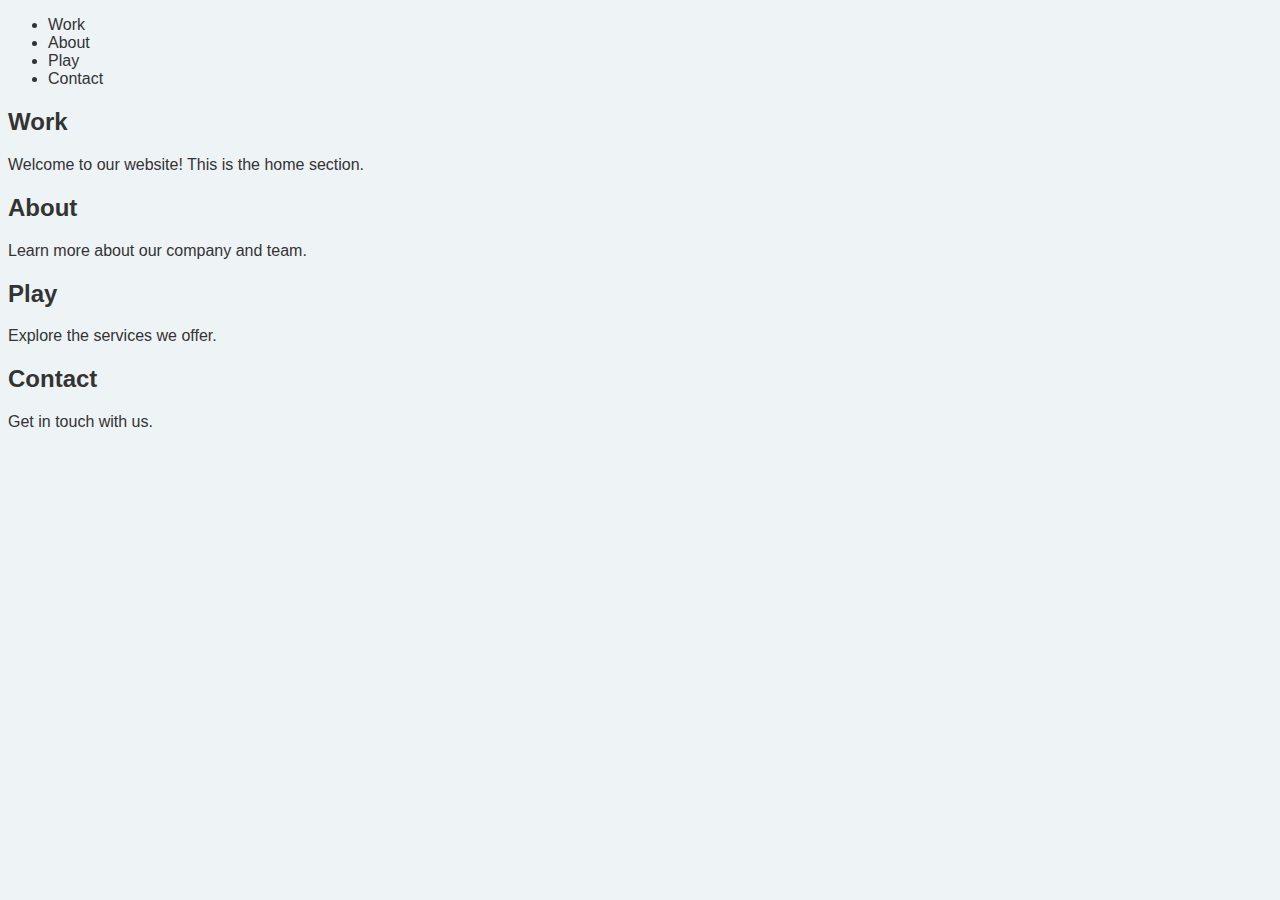
<file: Old/index.html>
<!DOCTYPE html>
<html lang="en">
<head>
    <meta charset="UTF-8">
    <link rel="stylesheet" href="styles.css">
    <script src="script.js"></script>
</head>
<body>
    <header class="header">
        <nav class="tab-container">
            <ul class="tabs">
                <li class="tab active" onclick="switchTab(0)">Work</li>
                <li class="tab" onclick="switchTab(1)">About</li>
                <li class="tab" onclick="switchTab(2)">Play</li>
                <li class="tab" onclick="switchTab(3)">Contact</li>
            </ul>
        </nav>
    </header>

    <div class="tab-container">
        <div class="content active">
            <h2>Work</h2>
            <p>Welcome to our website! This is the home section.</p>
        </div>
        <div class="content">
            <h2>About</h2>
            <p>Learn more about our company and team.</p>
        </div>
        <div class="content">
            <h2>Play</h2>
            <p>Explore the services we offer.</p>
        </div>
        <div class="content">
            <h2>Contact</h2>
            <p>Get in touch with us.</p>
        </div>
    </div>
</body>
</html>
</file>
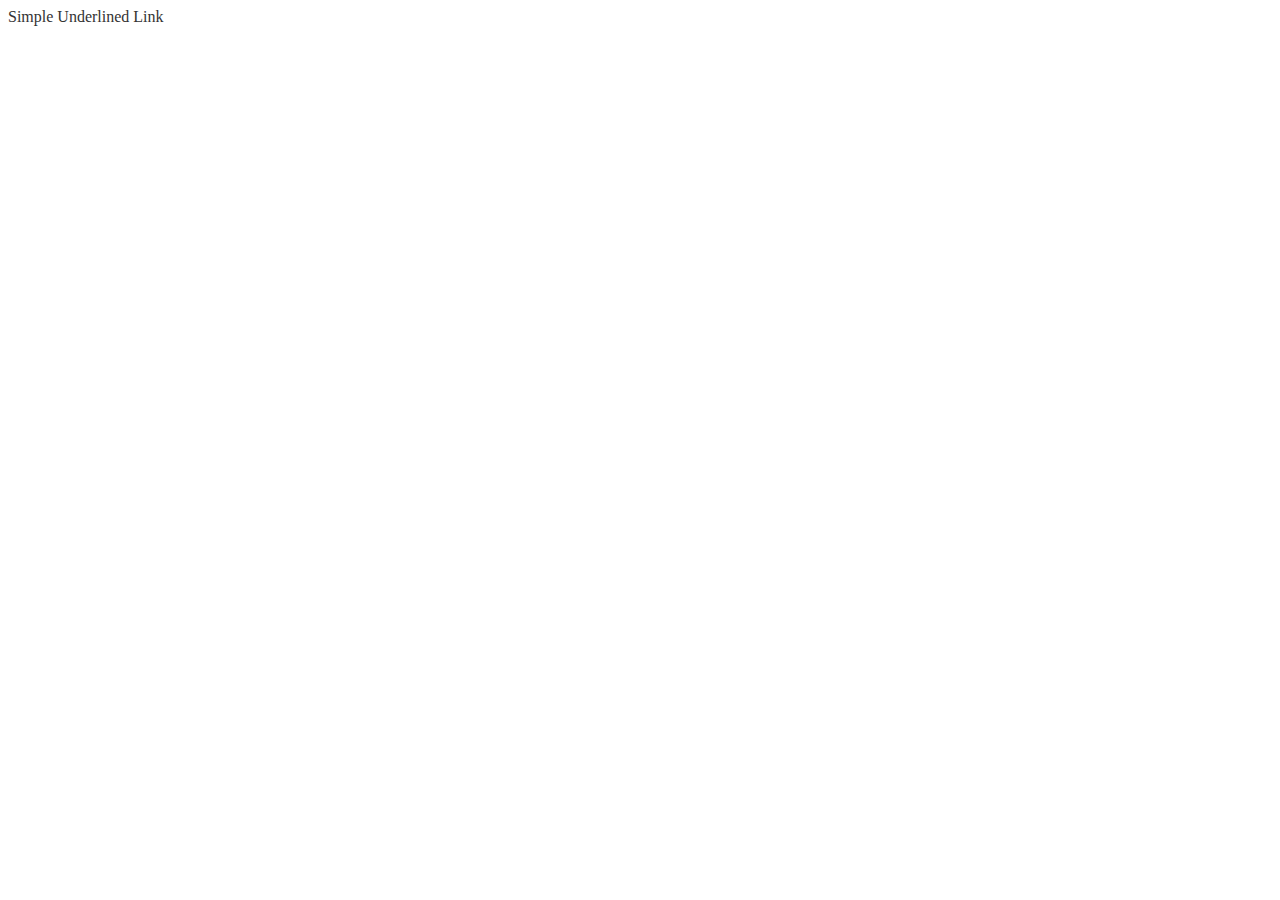
<file: test.html>
<!DOCTYPE html>
<html lang="en">
<head>
    <meta charset="UTF-8">
    <meta name="viewport" content="width=device-width, initial-scale=1.0">
    <title>Document</title>
</head>
<body>
    <a href="#" class="simple-link">Simple Underlined Link</a>

    <style>
    .simple-link {
      text-decoration: none;
      color: #333;
      border-bottom: 2px solid transparent;
      transition: border-bottom 0.3s;
    }
    
    .simple-link:hover {
      border-bottom: 2px solid #3498db;
    }
    </style>
    
    
    

</body>
</html>
</file>
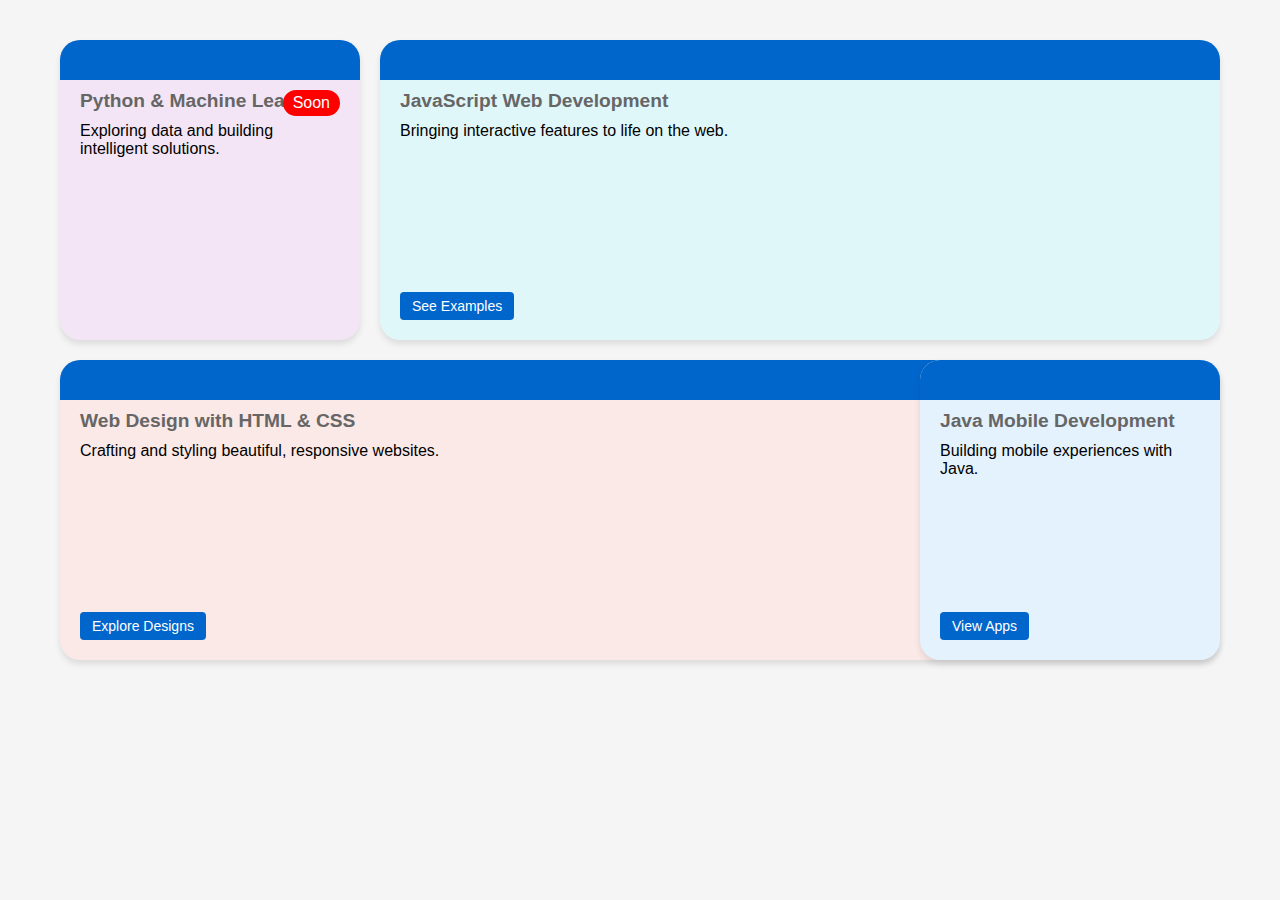
<file: Current/test.html>
<!DOCTYPE html>
<html lang="en">
<head>
    <meta charset="UTF-8">
    <meta name="viewport" content="width=device-width, initial-scale=1.0">
    <style>
        * {
            margin: 0;
            padding: 0;
            box-sizing: border-box;
        }

        body {
            background-color: #f5f5f5;
            padding: 20px;
            font-family: -apple-system, BlinkMacSystemFont, 'Segoe UI', Roboto, sans-serif;
        }

        .container {
            max-width: 1200px;
            margin: 0 auto;
            display: grid;
            grid-template-columns: 300px 1fr;
            grid-auto-rows: minmax(300px, auto);
            gap: 20px;
            padding: 20px;
        }

        .box {
            background: white;
            border-radius: 20px;
            padding: 20px;
            display: flex;
            flex-direction: column;
            position: relative;
            overflow: hidden;
            box-shadow: 0 4px 6px rgba(0, 0, 0, 0.1);
            height: 100%;
        }

        .box::before {
            content: '';
            position: absolute;
            top: 0;
            left: 0;
            right: 0;
            height: 40px;
            background: #0066cc;
        }

        .box-content {
            margin-top: 30px;
            z-index: 1;
            display: flex;
            flex-direction: column;
            height: 100%;
        }

        .box-title {
            font-size: 1.2rem;
            color: #666;
            margin-bottom: 10px;
        }

        /* Different background colors for each box */
        .box-ai {
            background-color: #f3e5f5;
            grid-column: 1 / 2;
            grid-row: 1 / 2;
        }

        .box-articles {
            background-color: #e0f7fa;
            grid-column: 2 / 3;
            grid-row: 1 / 2;
        }

        .box-plugins {
            background-color: #fbe9e7;
            grid-column: 1 / 3;
            grid-row: 2 / 3;
        }

        .box-mobile {
            background-color: #e3f2fd;
            grid-column: 2 / 3;
            grid-row: 2 / 3;
            justify-self: end;
            width: 300px;
        }

        /* Preview button style */
        .button {
            padding: 6px 12px;
            border-radius: 4px;
            background-color: #0066cc;
            color: white;
            border: none;
            font-size: 14px;
            cursor: pointer;
            margin-top: auto;
            align-self: flex-start;
        }

        .soon {
            position: absolute;
            top: 50px;
            right: 20px;
            border: 2px solid red;
            background-color: red;
            color: white;
            padding: 2px 8px;
            border-radius: 5rem;
        }

        .plugin-grid {
            display: flex;
            flex-direction: column;
            height: 100%;
        }

        .mobile-preview {
            display: flex;
            flex-direction: column;
            height: 100%;
        }

        /* Responsive design */
        @media (max-width: 900px) {
            .container {
                grid-template-columns: 1fr;
                grid-auto-rows: auto;
            }

            .box {
                min-height: 200px;
                grid-column: 1 / 2 !important;
                width: 100% !important;
            }

            .box-ai {
                grid-row: 1 / 2;
            }

            .box-articles {
                grid-row: 2 / 3;
            }

            .box-plugins {
                grid-row: 3 / 4;
            }

            .box-mobile {
                grid-row: 4 / 5;
                justify-self: stretch;
            }
        }

        @media (max-width: 480px) {
            .container {
                padding: 10px;
            }
        }
    </style>
</head>
<body>
    <div class="container">
        <!-- AI Box -->
        <div class="box box-ai">
            <div class="box-content">
                <div class="soon">Soon</div>
                <h2 class="box-title">Python & Machine Learning.</h2>
                <p>Exploring data and building intelligent solutions.</p>
            </div>
        </div>

        <!-- Articles Box -->
        <div class="box box-articles">
            <div class="box-content">
                <h2 class="box-title">JavaScript Web Development</h2>
                <p>Bringing interactive features to life on the web.</p>
                <button class="button">See Examples</button>
            </div>
        </div>

        <!-- Plugins Box -->
        <div class="box box-plugins">
            <div class="box-content">
                <h2 class="box-title">Web Design with HTML & CSS</h2>
                <div class="plugin-grid">
                    <p>Crafting and styling beautiful, responsive websites.</p>
                    <button class="button">Explore Designs</button>
                </div>
            </div>
        </div>

        <!-- Mobile Box -->
        <div class="box box-mobile">
            <div class="box-content">
                <h2 class="box-title">Java Mobile Development</h2>
                <div class="mobile-preview">
                    <p>Building mobile experiences with Java.</p>
                    <button class="button">View Apps</button>
                </div>
            </div>
        </div>
    </div>
</body>
</html>
</file>
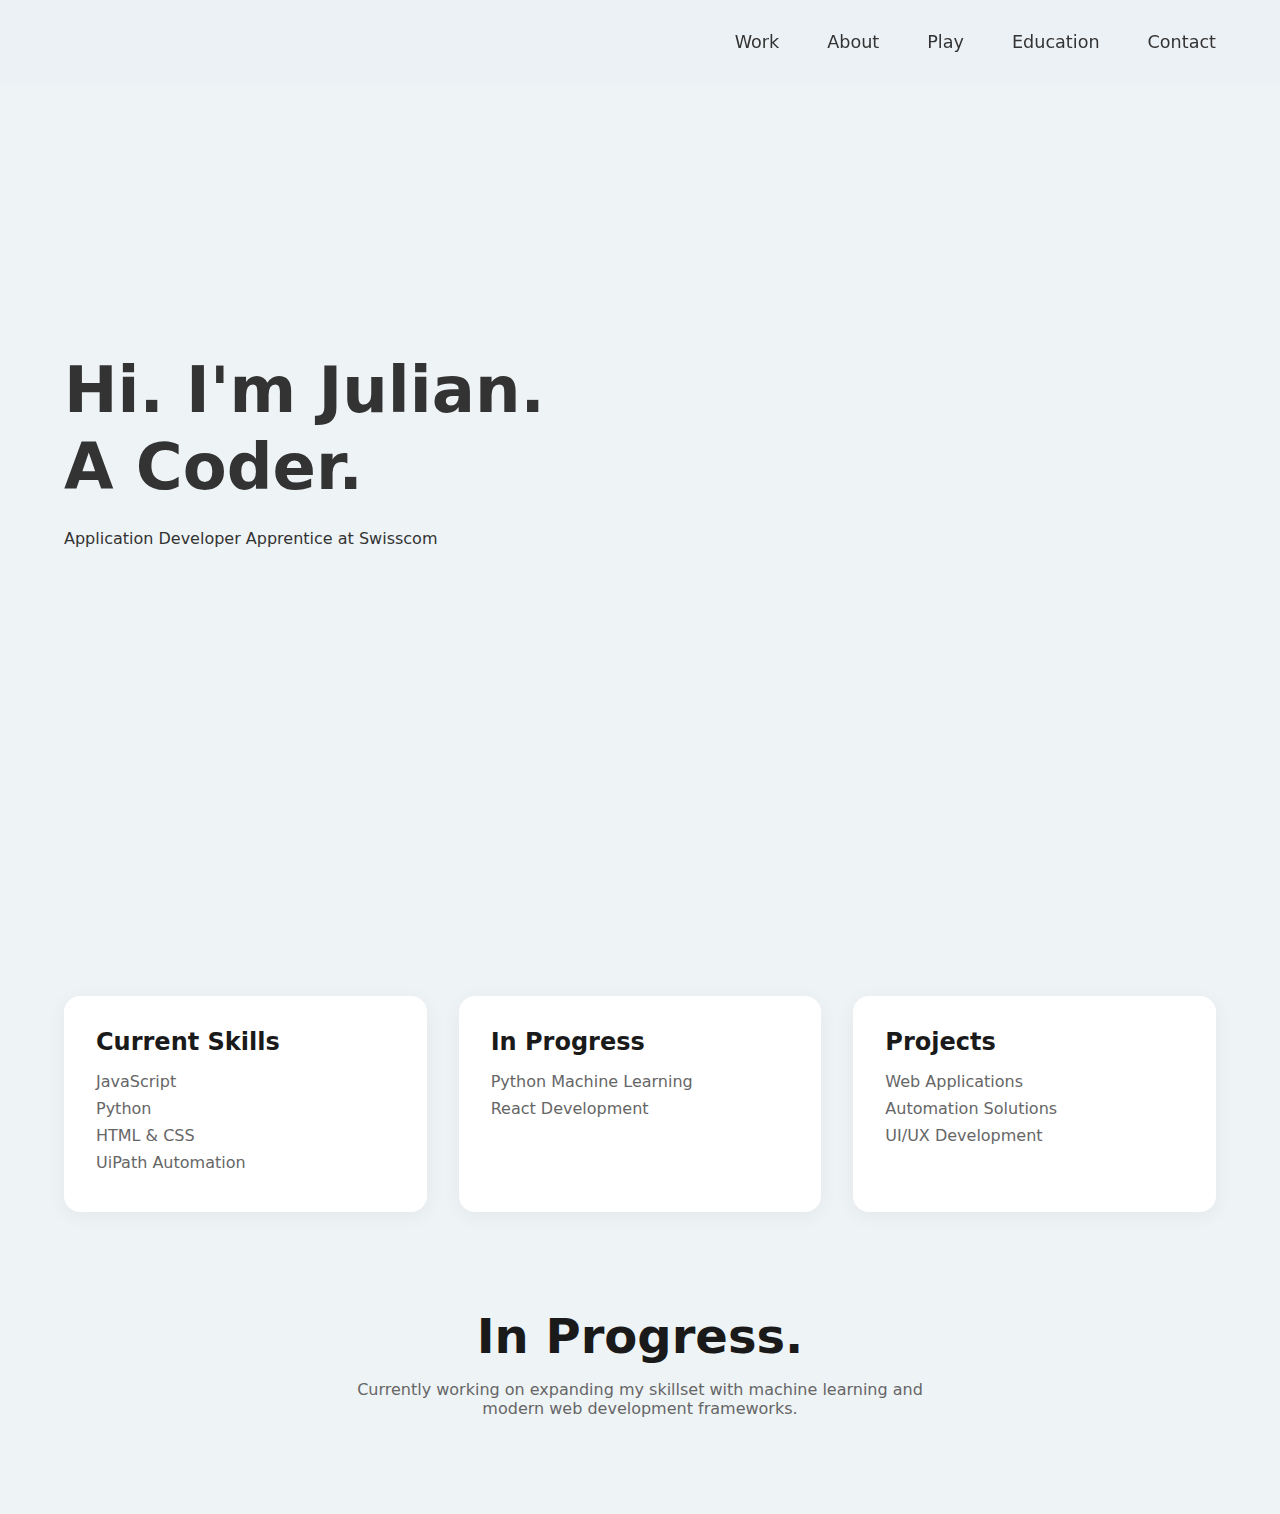
<file: Old/Minimalist/Minimalistic.html>
<!DOCTYPE html>
<html lang="en">
<head>
    <meta charset="UTF-8">
    <meta name="viewport" content="width=device-width, initial-scale=1.0">
    <title>Julian Schwab - Developer Portfolio</title>
    <link rel="stylesheet" href="Minimalistic.css">

</head>
<body>
    <nav>
        <div class="nav-links">
            <a class="nav-links-text" href="#work">Work</a>
            <a class="nav-links-text" href="#about">About</a>
            <a class="nav-links-text" href="#play">Play</a>
            <a class="nav-links-text" href="#education">Education</a>
            <a class="nav-links-text" href="#contact">Contact</a>
        </div>
    </nav>

    <section class="hero">
        <div class="hero-content">
            <h1>Hi. I'm Julian. <br>A Coder.</h1>
            <p>Application Developer Apprentice at Swisscom</p>
        </div>
    </section>

    <section class="section">
        <div class="skills-grid">
            <div class="skill-card">
                <h3>Current Skills</h3>
                <ul class="skill-list">
                    <li>JavaScript</li>
                    <li>Python</li>
                    <li>HTML & CSS</li>
                    <li>UiPath Automation</li>
                </ul>
            </div>
            <div class="skill-card">
                <h3>In Progress</h3>
                <ul class="skill-list">
                    <li>Python Machine Learning</li>
                    <li>React Development</li>
                </ul>
            </div>
            <div class="skill-card">
                <h3>Projects</h3>
                <ul class="skill-list">
                    <li>Web Applications</li>
                    <li>Automation Solutions</li>
                    <li>UI/UX Development</li>
                </ul>
            </div>
        </div>

        <div class="in-progress">
            <h2>In Progress.</h2>
            <p>Currently working on expanding my skillset with machine learning and modern web development frameworks.</p>
        </div>
    </section>
</body>
</html>
</file>
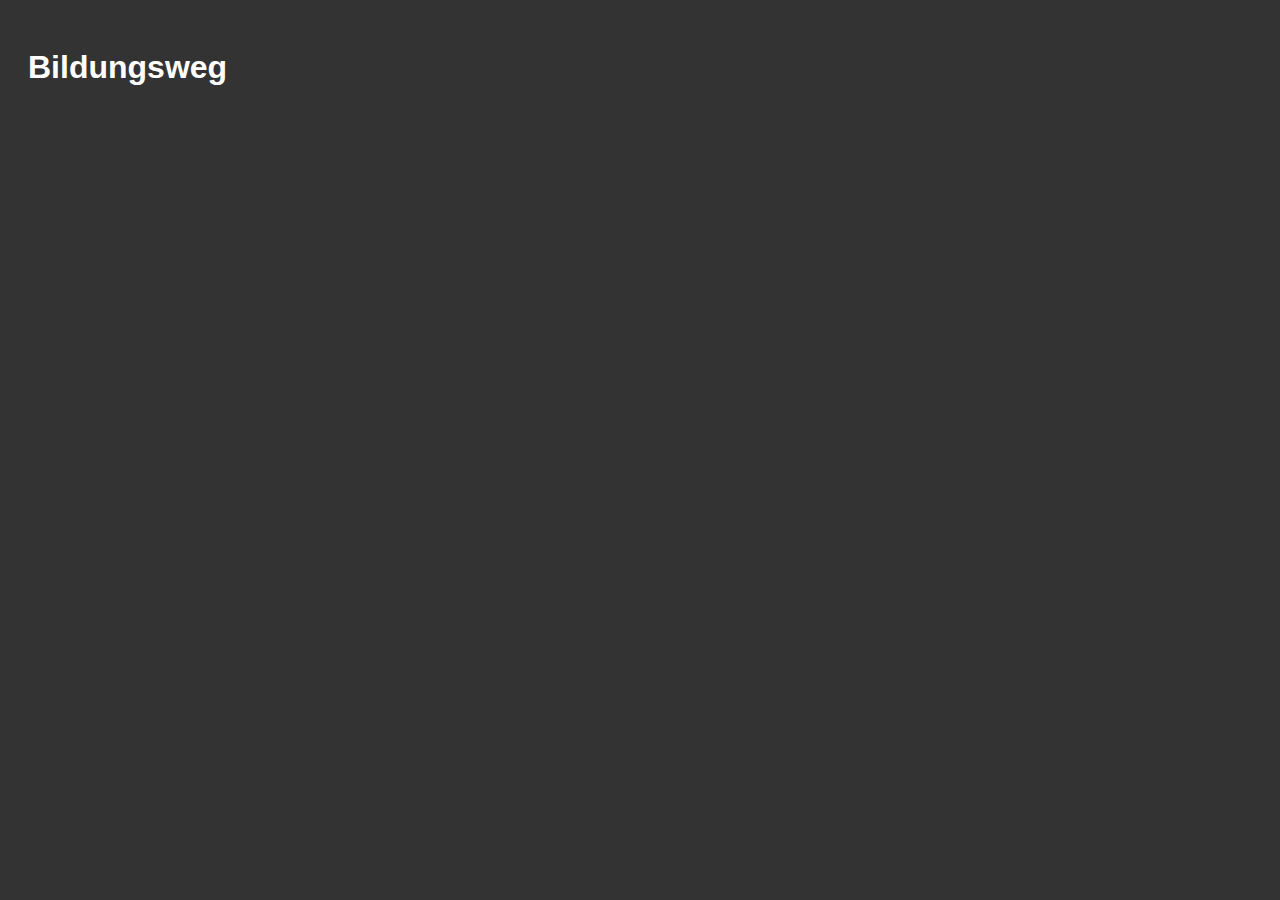
<file: Old/v1/test.html>
<!DOCTYPE html>
<html>
<head>
<style>

body {
    background: #333;
    font-family: Arial, sans-serif;
    padding: 20px;
}

.bildungsweg {
    color: #fff;
    margin-bottom: 30px;
}
</style>
</head>
<body>
    <h1 class="bildungsweg">Bildungsweg</h1>

</body>
</html>
</file>
<file: Old/styles.css>
:root {
    --primary-color: #000;
    --secondary-color: #fff;
  }
  
  body {
    background-color: var(--primary-color);
    color: var(--secondary-color);
  }
  
  .theme-toggle {
    background-color: var(--secondary-color);
    color: var(--text-color);
    padding: 10px 20px;

  }   
  :root { /*Light*/
      --background-color: #eef3f6;
      --background-color-supporter: #dde3e7;
      --text-color: #333333;
      --text-color-changed: #dde3e7;
      --div-col1:#001155;
      --div-col2:white;
      --div-col3:#dd1122;

  }
  /* Dark mode variables */
  [data-theme="dark"] {
      --background-color: #001155;
      --background-color-supporter: #333333;
      --text-color: #dde3e7;
      --text-color-changed: #333333;
      --div-col1:#dde3e7;
      --div-col2:white;
      --div-col3:#dd1122;

  }
  /* Apply variables */
  body {
      background-color: var(--background-color);
      color: var(--text-color);
      font-family: Arial, sans-serif;
      transition: background-color 0.3s ease, color 0.3s ease;
  }
  /* Button styling */
  .Toggle  {
    float: right;
    margin: 10px;
      background-color: var(--div-col1);
      color: var(--text-color-changed);
      border: none;
      padding: 10px 20px;
      cursor: pointer;
      font-size: 16px;
      border-radius: 5px;
      transition: background-color 0.3s ease, color 0.3s ease;
      width: 6rem;
      height: 6rem;
      text-align: center;
  }
.Title{
    font-size: 5rem;
}
</file>
<file: Old/Minimalist/Minimalistic.css>
@media (min-width: 426px) { /* Web */
    nav {
        padding: 2rem 4rem;
        display: flex;
        justify-content: flex-end;
        position: fixed;
        width: 100%;
        background: rgba(221, 227, 231, 0.1);
        backdrop-filter: blur(10px);
        z-index: 1000;
    }
    .nav-links {
        display: flex;
        gap: 3rem;
    }
    .nav-links a {
        text-decoration: none;
        color: #333;
        font-weight: 500;
        font-size: 1.1rem;
        transition: opacity 0.3s;
    }
    
    .nav-links a:hover {
        opacity: 0.7;
    }


}
@media (max-width: 425px) { /* Mobile */
    nav {
        padding: 2rem 0rem;
        display: flex;
        justify-content: flex-end;
        position: fixed;
        width: 100%;
        background: rgba(221, 227, 231, 0.1);
        backdrop-filter: blur(10px);
        z-index: 1000;
    }
    .nav-links {
        display: flex;
        gap: 1rem;
    }
    .nav-links a {
        text-decoration: none;
        color: #333;
        font-weight: 500;
        font-size: 0.8rem;
        transition: opacity 0.3s;
    }
    
    .nav-links a:hover {
        opacity: 0.7;
    }


}


*{
    margin: 0;
    padding: 0;
    box-sizing: border-box;
    font-family: system-ui, -apple-system, sans-serif;
}

body {
    background-color: #eef3f6;
    color: #333333;
}







.hero {
    min-height: 100vh;
    display: flex;
    align-items: center;
    padding: 2rem 4rem;
}

.hero-content {
    max-width: 800px;
}

.hero h1 {
    font-size: 4rem;
    margin-bottom: 1.5rem;
    line-height: 1.2;
}

.section {
    padding: 6rem 4rem;
}

.section-title {
    font-size: 3rem;
    margin-bottom: 3rem;
}

.skills-grid {
    display: grid;
    grid-template-columns: repeat(auto-fit, minmax(280px, 1fr));
    gap: 2rem;
    max-width: 1200px;
    margin: 0 auto;
}

.skill-card {
    background: white;
    padding: 2rem;
    border-radius: 16px;
    box-shadow: 0 4px 20px rgba(0, 0, 0, 0.05);
    transition: transform 0.3s;
}

.skill-card:hover {
    transform: translateY(-5px);
}

.skill-card h3 {
    font-size: 1.5rem;
    margin-bottom: 1rem;
    color: #1a1a1a;
}

.skill-list {
    list-style: none;
}

.skill-list li {
    margin-bottom: 0.5rem;
    color: #666;
}

.in-progress {
    margin-top: 6rem;
    text-align: center;
}

.in-progress h2 {
    font-size: 3rem;
    margin-bottom: 1rem;
    color: #1a1a1a;
}

.in-progress p {
    color: #666;
    max-width: 600px;
    margin: 0 auto;
}
</file>
